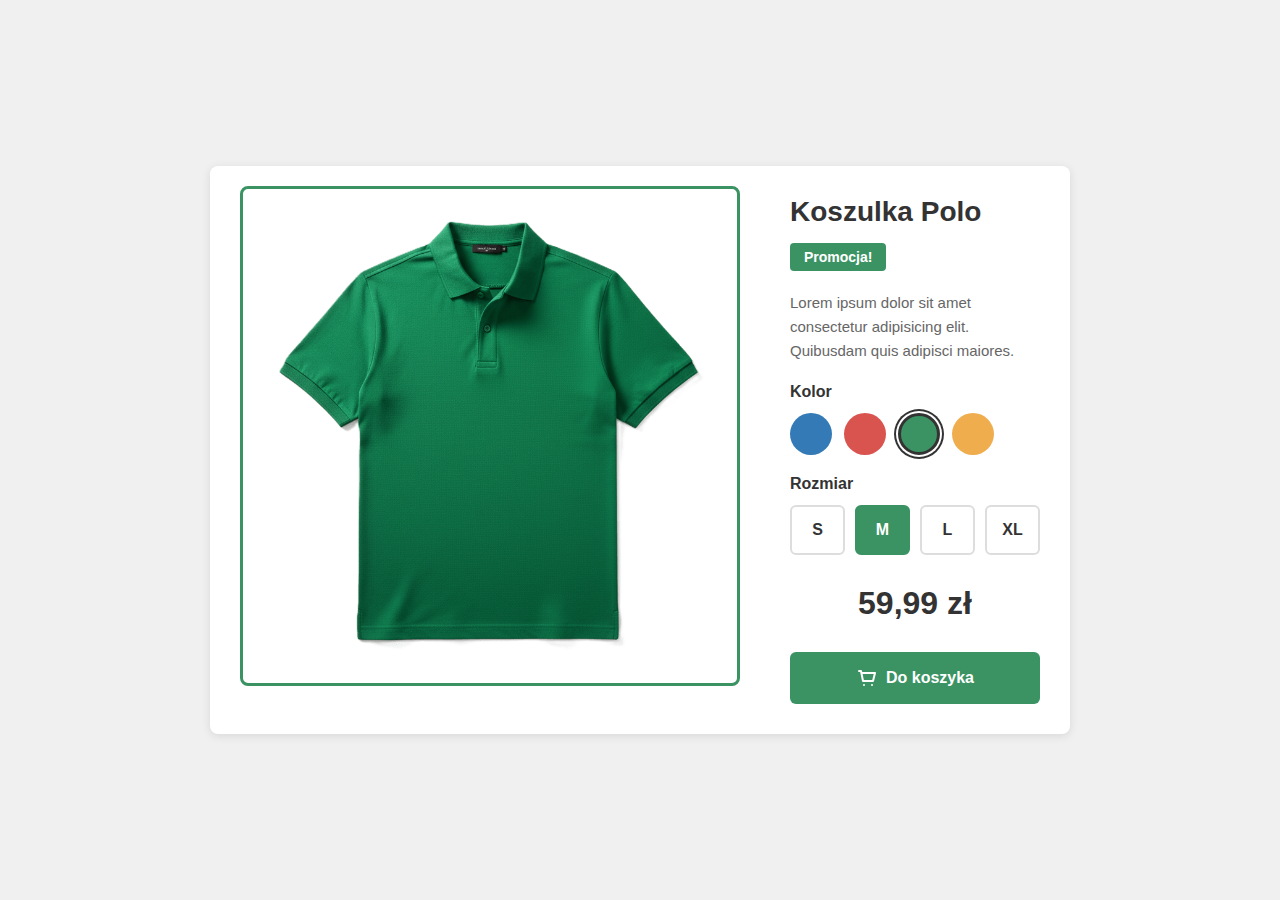
<file: lab-3/index.html>
<!DOCTYPE html>
<html lang="pl">
<head>
  <meta charset="UTF-8" />
  <meta name="viewport" content="width=device-width, initial-scale=1.0">
  <title>Koszulka Polo - Karta Produktu</title>
  <link rel="stylesheet" href="css/polo.css">
</head>
<body>
  <!-- Radio inputs muszą być na początku body dla CSS sibling selector -->
  <input type="radio" id="color-blue" name="color" value="blue">
  <input type="radio" id="color-red" name="color" value="red">
  <input type="radio" id="color-green" name="color" value="green" checked>
  <input type="radio" id="color-yellow" name="color" value="yellow">

  <div class="product-card">
    <div class="product-image">
      <div class="shirt-blue"></div>
      <div class="shirt-red"></div>
      <div class="shirt-green"></div>
      <div class="shirt-yellow"></div>
    </div>

    <div class="product-info">
      <div class="product-header">
        <h1 class="product-title">Koszulka Polo</h1>
        <span class="product-badge">Promocja!</span>
      </div>

      <p class="product-description">
        Lorem ipsum dolor sit amet consectetur adipisicing elit. Quibusdam quis adipisci maiores.
      </p>

      <div class="product-options">
        <h2 class="option-label">Kolor</h2>
        <div class="color-options">
          <label for="color-blue" class="color-option color-blue" title="Niebieski"></label>
          <label for="color-red" class="color-option color-red" title="Czerwony"></label>
          <label for="color-green" class="color-option color-green" title="Zielony"></label>
          <label for="color-yellow" class="color-option color-yellow" title="Żółty"></label>
        </div>
      </div>

      <div class="product-options">
        <h2 class="option-label">Rozmiar</h2>
        <div class="size-options">
          <input type="radio" id="size-s" name="size" value="S">
          <label for="size-s" class="size-option">S</label>

          <input type="radio" id="size-m" name="size" value="M" checked>
          <label for="size-m" class="size-option">M</label>

          <input type="radio" id="size-l" name="size" value="L">
          <label for="size-l" class="size-option">L</label>

          <input type="radio" id="size-xl" name="size" value="XL">
          <label for="size-xl" class="size-option">XL</label>
        </div>
      </div>

      <div class="product-price">59,99 zł</div>

      <button class="add-to-cart">
        <svg class="cart-icon" width="20" height="20" viewBox="0 0 20 20" fill="none">
          <path d="M3 3h2l.4 2m0 0L7 13h10l2-8H5.4z" stroke="currentColor" stroke-width="2" stroke-linecap="round" stroke-linejoin="round"/>
          <circle cx="8" cy="17" r="1" fill="currentColor"/>
          <circle cx="16" cy="17" r="1" fill="currentColor"/>
        </svg>
        Do koszyka
      </button>
    </div>
  </div>
</body>
</html>
</file>
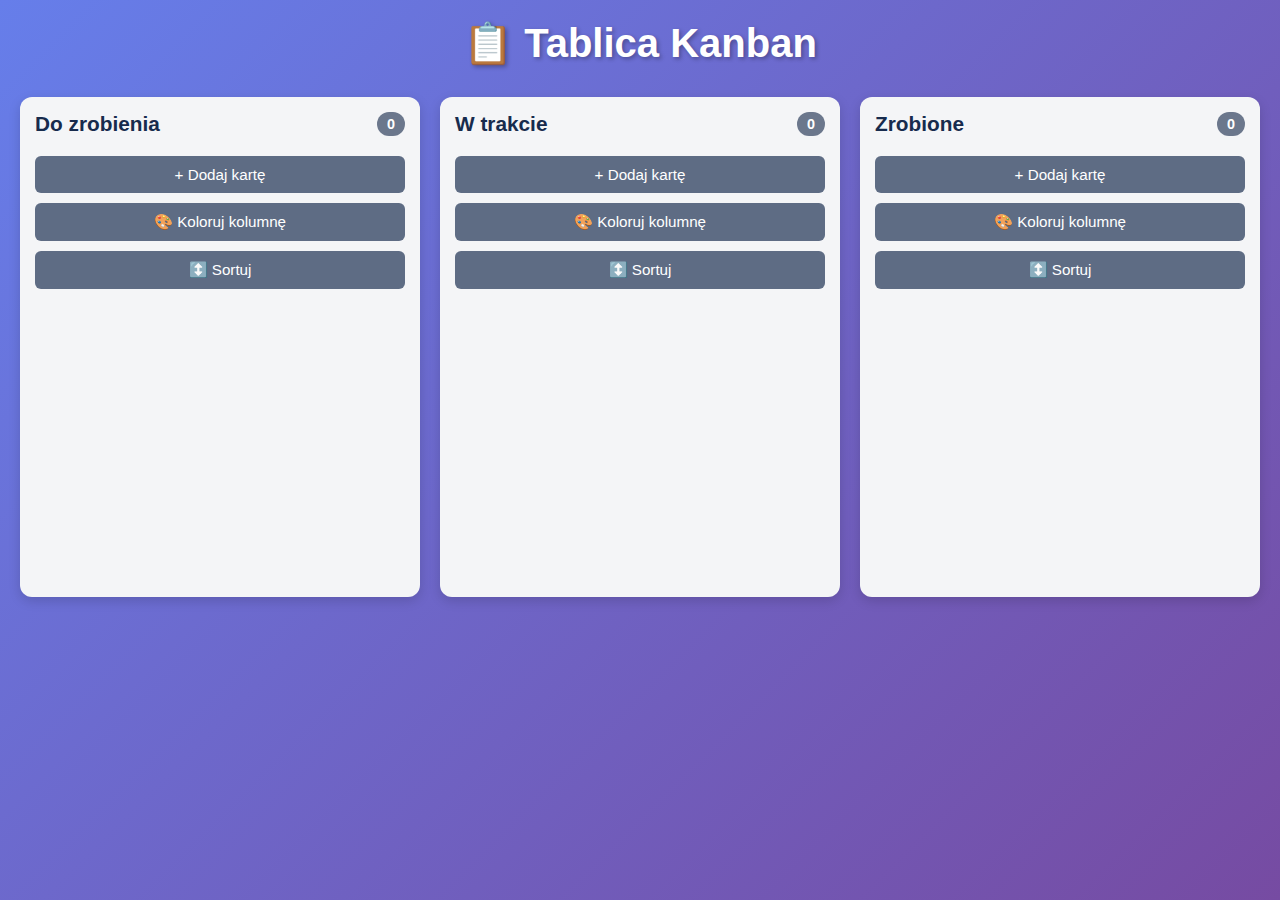
<file: lab-4/index.html>
<!DOCTYPE html>
<html lang="pl">
<head>
  <meta charset="UTF-8">
  <meta name="viewport" content="width=device-width, initial-scale=1.0">
  <title>Tablica Kanban</title>
  <link rel="stylesheet" href="./css/kanban.css">
</head>
<body>
  <header>
    <h1>📋 Tablica Kanban</h1>
  </header>

  <main id="kanban-board">
    <div class="column" data-column-id="todo">
      <div class="column-header">
        <h2>Do zrobienia</h2>
        <span class="card-count">0</span>
      </div>
      <button class="add-card-btn">+ Dodaj kartę</button>
      <button class="color-column-btn">🎨 Koloruj kolumnę</button>
      <button class="sort-btn">↕️ Sortuj</button>
      <div class="cards-container"></div>
    </div>

    <div class="column" data-column-id="inprogress">
      <div class="column-header">
        <h2>W trakcie</h2>
        <span class="card-count">0</span>
      </div>
      <button class="add-card-btn">+ Dodaj kartę</button>
      <button class="color-column-btn">🎨 Koloruj kolumnę</button>
      <button class="sort-btn">↕️ Sortuj</button>
      <div class="cards-container"></div>
    </div>

    <div class="column" data-column-id="done">
      <div class="column-header">
        <h2>Zrobione</h2>
        <span class="card-count">0</span>
      </div>
      <button class="add-card-btn">+ Dodaj kartę</button>
      <button class="color-column-btn">🎨 Koloruj kolumnę</button>
      <button class="sort-btn">↕️ Sortuj</button>
      <div class="cards-container"></div>
    </div>
  </main>

  <script src="kanban.js"></script>
</body>
</html>
</file>
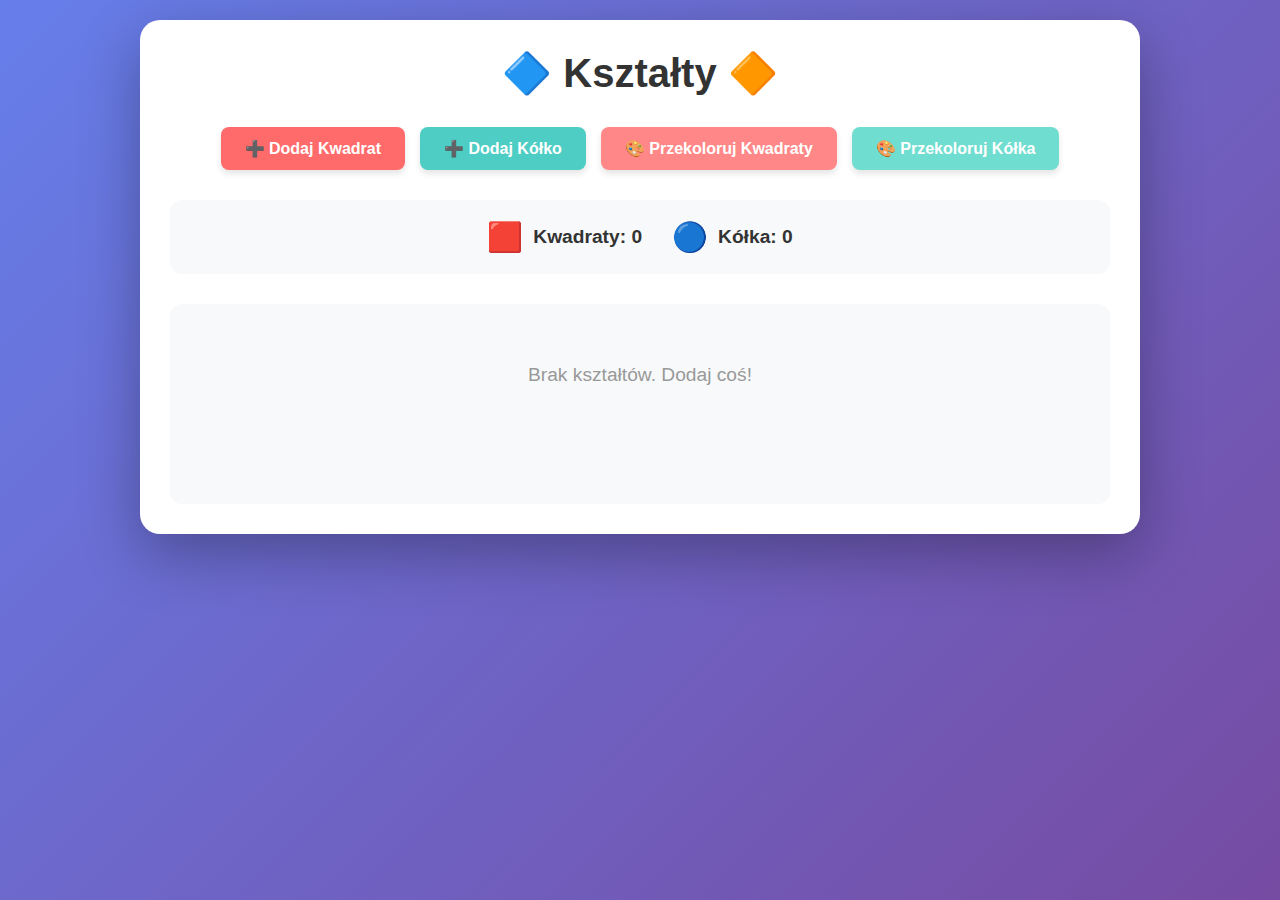
<file: lab-5/index.html>
<!DOCTYPE html>
<html lang="pl">
<head>
  <meta charset="UTF-8">
  <meta name="viewport" content="width=device-width, initial-scale=1.0">
  <title>Kształty</title>
  <link rel="stylesheet" href="style.css">
</head>
<body>
  <div class="container">
    <header>
      <h1>🔷 Kształty 🔶</h1>
    </header>

    <div class="controls">
      <button class="add-square" id="add-square">➕ Dodaj Kwadrat</button>
      <button class="add-circle" id="add-circle">➕ Dodaj Kółko</button>
      <button class="color-squares" id="color-squares">🎨 Przekoloruj Kwadraty</button>
      <button class="color-circles" id="color-circles">🎨 Przekoloruj Kółka</button>
    </div>

    <div class="counters">
      <div class="counter">
        <span class="counter-icon">🟥</span>
        <span>Kwadraty: <span id="squares-count">0</span></span>
      </div>
      <div class="counter">
        <span class="counter-icon">🔵</span>
        <span>Kółka: <span id="circles-count">0</span></span>
      </div>
    </div>

    <div class="shapes-container" id="shapes-container"></div>
  </div>

  <script type="module" src="app.js"></script>
</body>
</html>
</file>
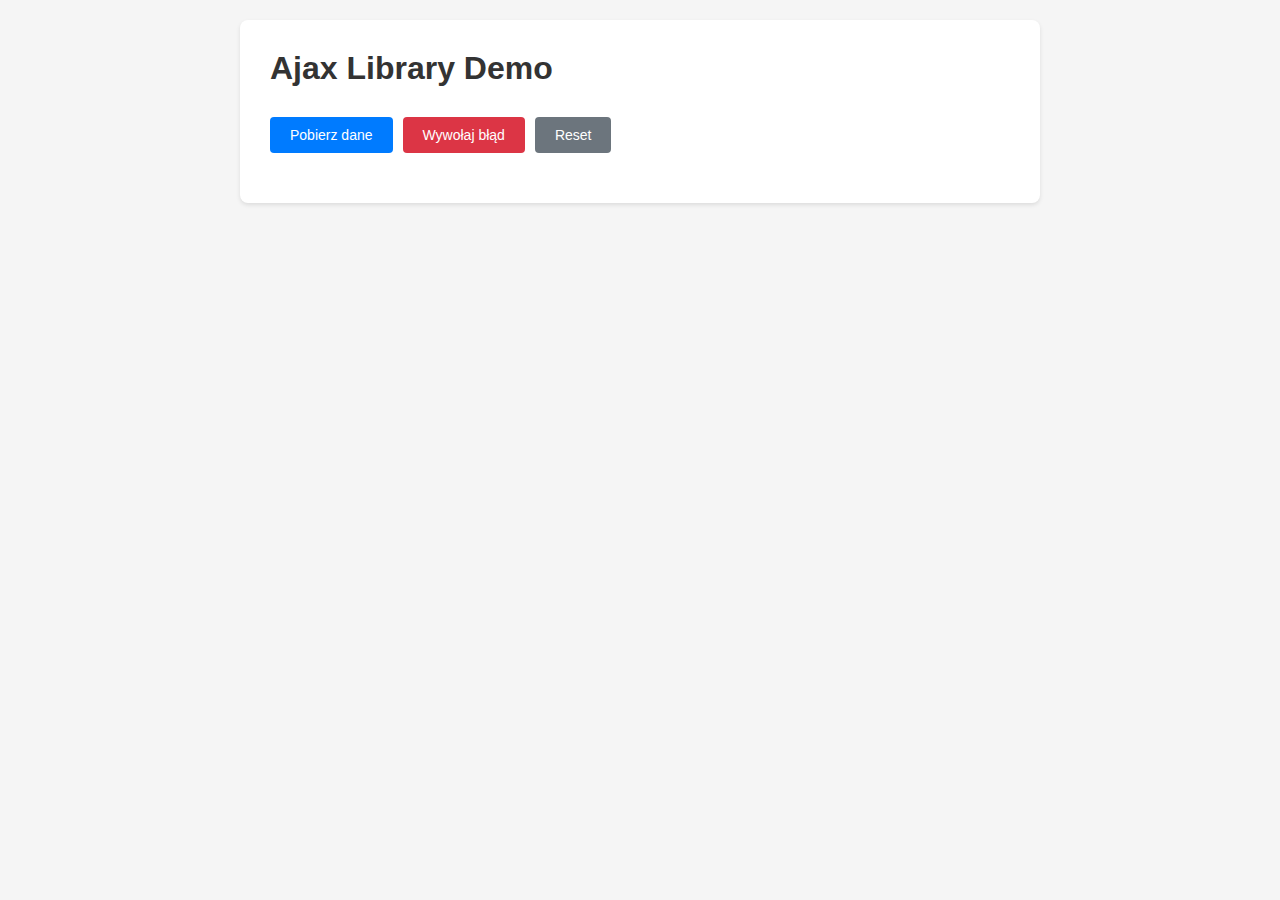
<file: lab-6/index.html>
<!DOCTYPE html>
<html lang="pl">
<head>
    <meta charset="UTF-8">
    <meta name="viewport" content="width=device-width, initial-scale=1.0">
    <title>Ajax Library Demo</title>
    <link rel="stylesheet" href="styles.css">
</head>
<body>
    <div class="container">
        <h1>Ajax Library Demo</h1>

        <div class="controls">
            <button id="fetchData">Pobierz dane</button>
            <button id="fetchError">Wywołaj błąd</button>
            <button id="reset">Reset</button>
        </div>

        <div id="error" class="error hidden"></div>

        <div id="loader" class="loader hidden">Ładowanie...</div>

        <ul id="dataList" class="data-list"></ul>
    </div>

    <script type="module" src="main.js"></script>
</body>
</html>
</file>
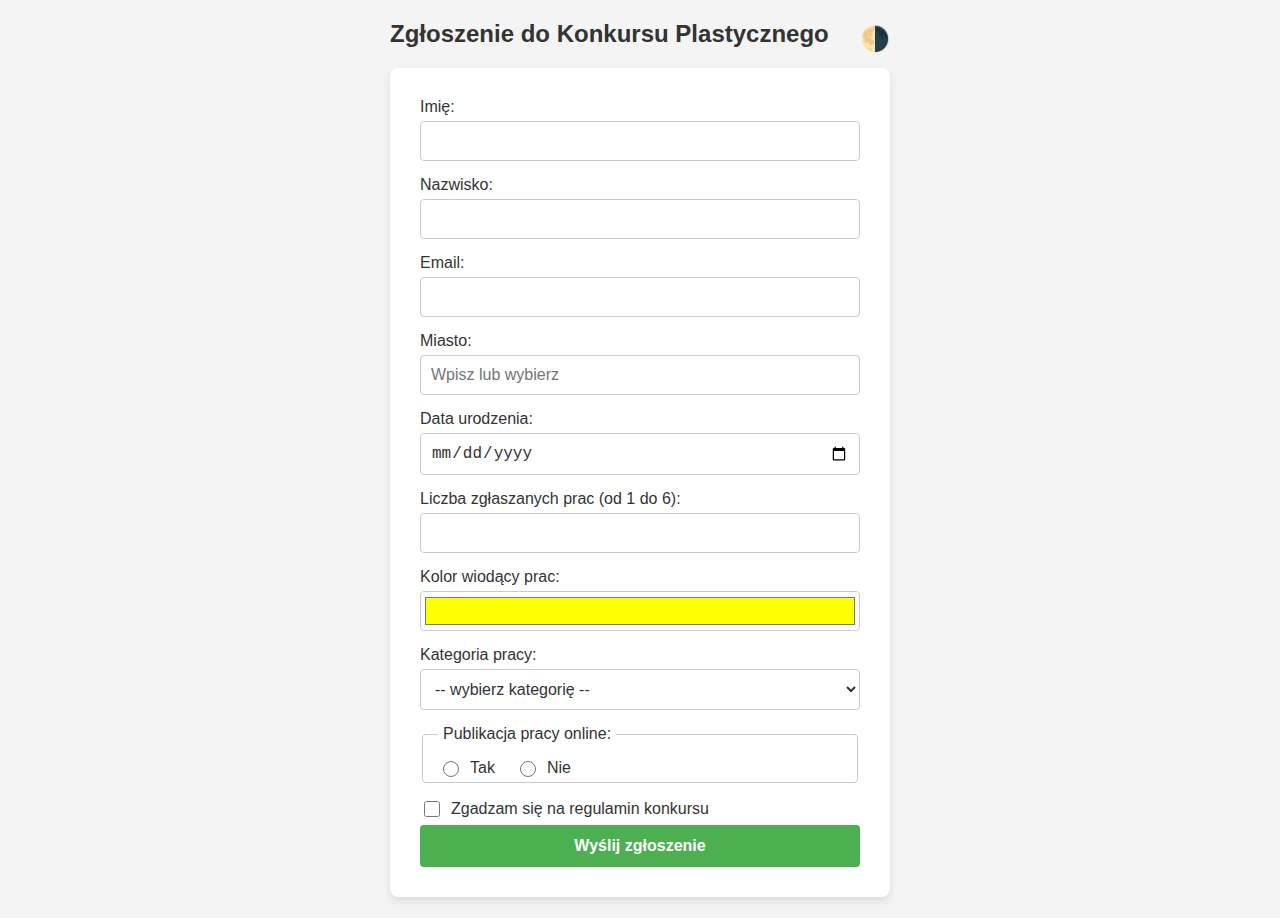
<file: lab-1/konkurs.html>
<!DOCTYPE html>
<html lang="pl">
<head>
  <meta charset="UTF-8">
  <title>Konkurs Plastyczny</title>
  <link rel="stylesheet" href="css/konkurs.css">
  <meta name="viewport" content="width=device-width, initial-scale=1.0">
</head>
<body>
  <input type="checkbox" id="theme-toggle" class="theme-toggle-checkbox">
  <div class="page-container">
    <header>
      <h1>Zgłoszenie do Konkursu Plastycznego</h1>
      <label for="theme-toggle" class="theme-switcher" title="Zmień motyw">🌗</label>
    </header>

    <main>
      <form action="https://httpbin.org/get" method="get">
        <label for="imie">Imię:</label>
        <input type="text" id="imie" name="imie" required maxlength="30">

        <label for="nazwisko">Nazwisko:</label>
        <input type="text" id="nazwisko" name="nazwisko" required maxlength="50">

        <label for="email">Email:</label>
        <input type="email" id="email" name="email" required>

        <label for="miasto">Miasto:</label>
        <input list="miasta" id="miasto" name="miasto" placeholder="Wpisz lub wybierz" required>
        <datalist id="miasta">
          <option value="Warszawa"></option>
          <option value="Kraków"></option>
          <option value="Gdańsk"></option>
          <option value="Poznań"></option>
          <option value="Wrocław"></option>
        </datalist>

        <label for="data-urodzenia">Data urodzenia:</label>
        <input type="date" id="data-urodzenia" name="data_urodzenia" required>

        <label for="liczba-prac">Liczba zgłaszanych prac (od 1 do 6):</label>
        <input type="number" id="liczba-prac" name="liczba_prac" min="1" max="6" required>

        <label for="kolor">Kolor wiodący prac:</label>
        <input type="color" id="kolor" name="kolor" value="#ffff00" required>

        <label for="kategoria">Kategoria pracy:</label>
        <select id="kategoria" name="kategoria" required>
          <option value="" disabled selected>-- wybierz kategorię --</option>
          <option value="rysunek">Rysunek</option>
          <option value="malarstwo">Malarstwo</option>
          <option value="grafika">Grafika cyfrowa</option>
        </select>

        <fieldset>
          <legend>Publikacja pracy online:</legend>
          <label class="radio-label"><input type="radio" name="publikacja" value="tak" required> Tak</label>
          <label class="radio-label"><input type="radio" name="publikacja" value="nie"> Nie</label>
        </fieldset>

        <label class="checkbox-label">
          <input type="checkbox" name="zgoda" required> Zgadzam się na regulamin konkursu
        </label>

        <input type="submit" value="Wyślij zgłoszenie">
      </form>
    </main>
  </div>
</body>
</html>
</file>
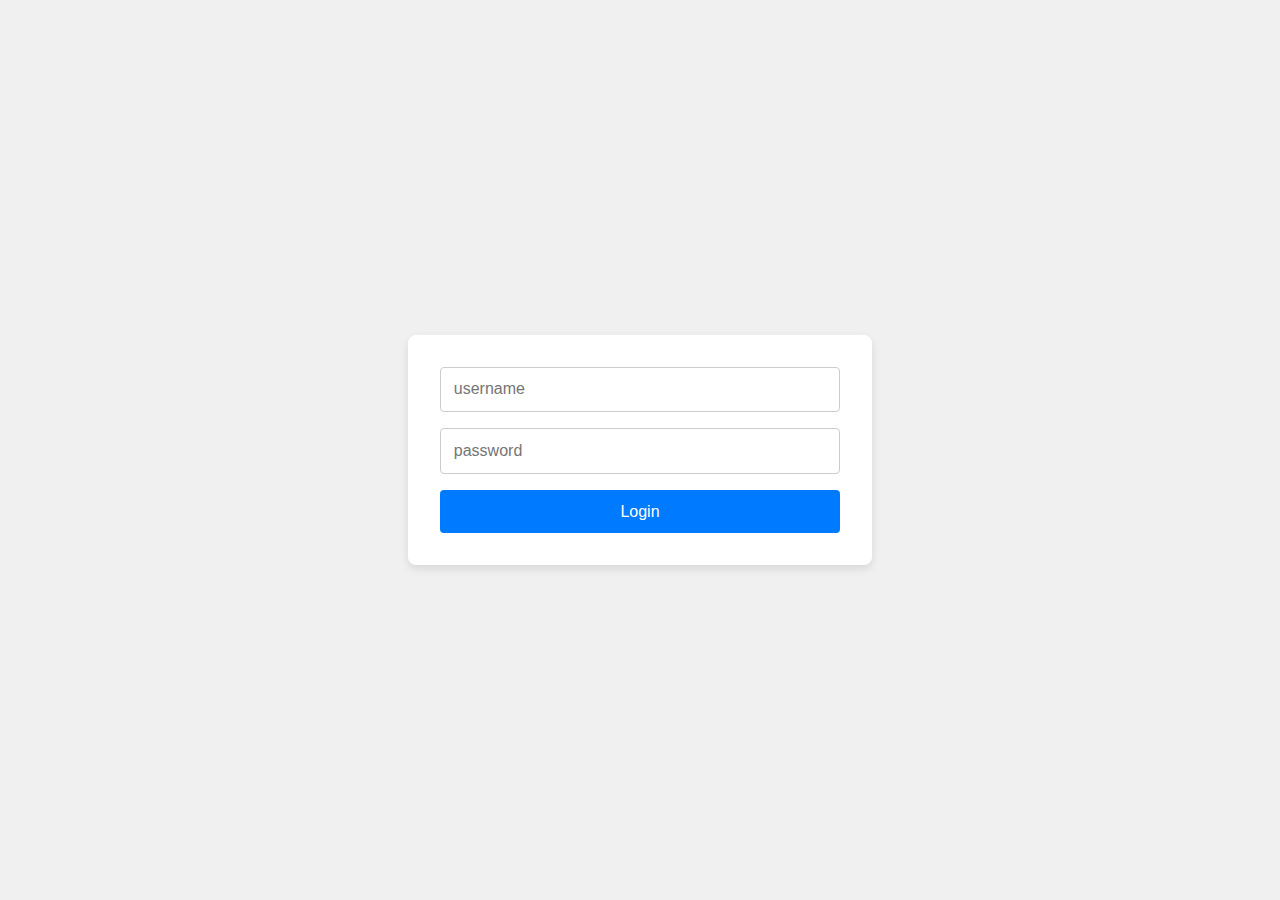
<file: lab-1/login.html>
<!doctype html>
<html lang="en">
<head>
  <meta charset="UTF-8">
  <meta name="viewport" content="width=device-width, initial-scale=1">
  <title>Document</title>
  <link rel="stylesheet" href="css/main.css">
</head>
<body>
  <form action="https://httpbin.org/post" method="post">
    <input type="text" name="username" placeholder="username">
    <input type="password" name="password" placeholder="password">
    <input type="submit" value="Login">
  </form>
</body>
</html>
</file>
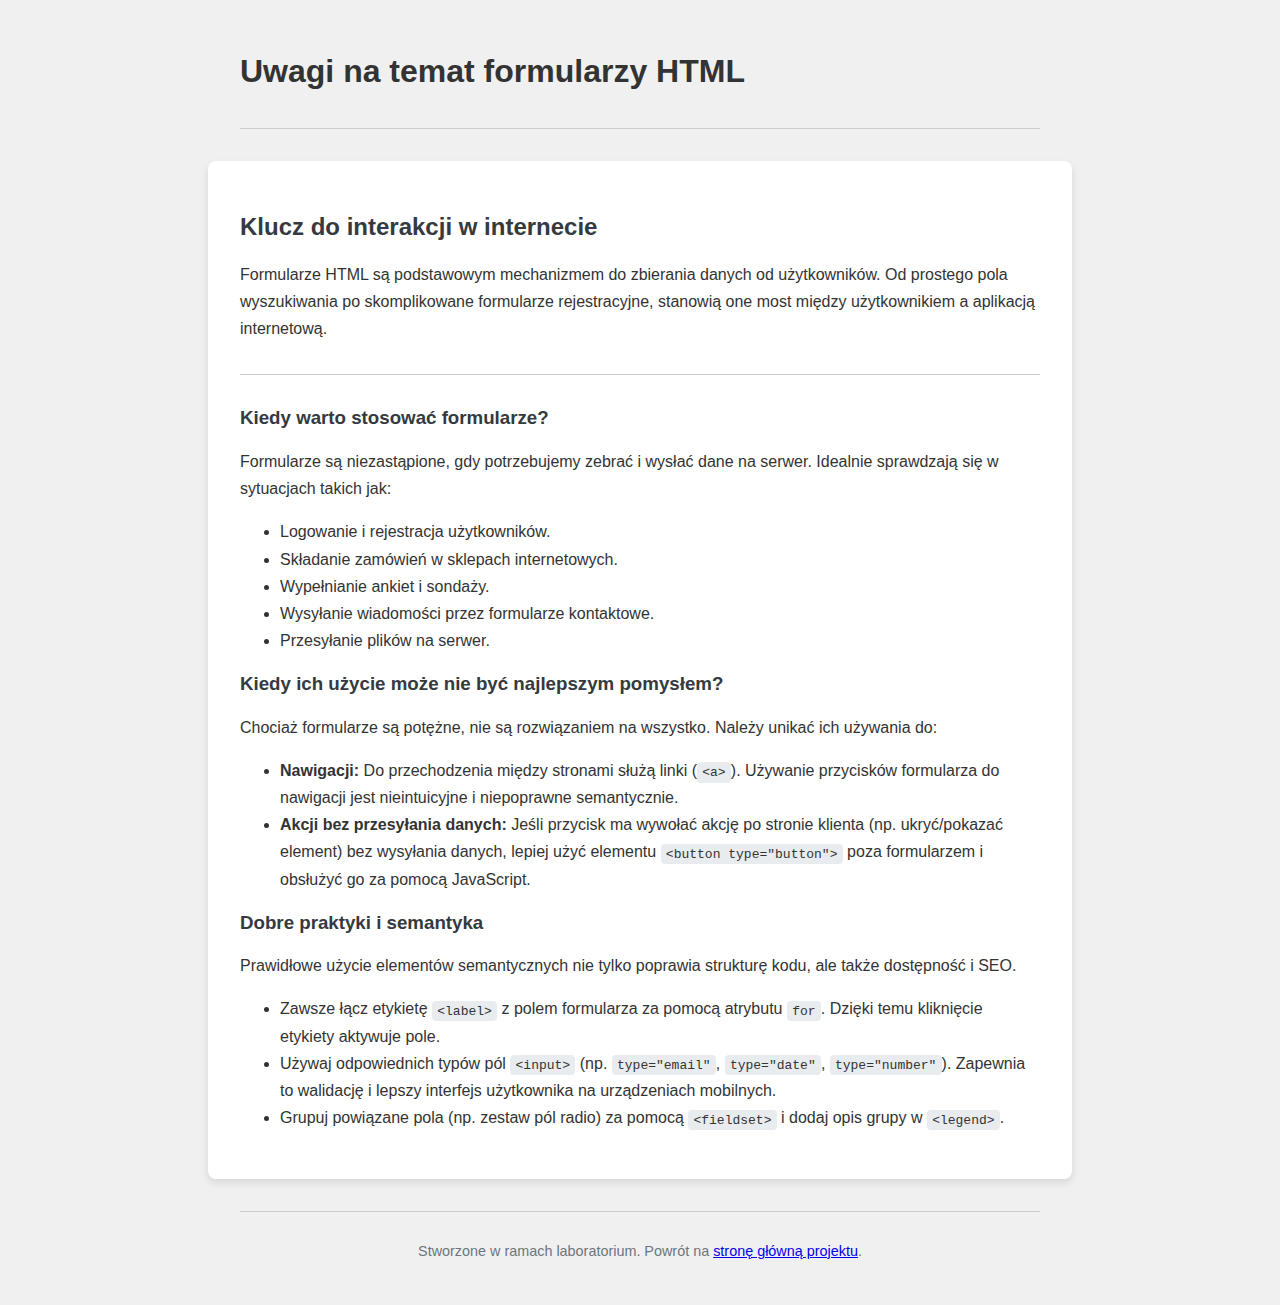
<file: lab-1/uwagi.html>
<!DOCTYPE html>
<html lang="pl">
<head>
  <meta charset="UTF-8">
  <title>Uwagi o formularzach HTML</title>
  <link rel="stylesheet" href="css/main.css">
  <meta name="viewport" content="width=device-width, initial-scale=1.0">
</head>
<body>
  <header>
    <h1>Uwagi na temat formularzy HTML</h1>
  </header>
  <main>
    <article>
      <header>
        <h2>Klucz do interakcji w internecie</h2>
        <p>Formularze HTML są podstawowym mechanizmem do zbierania danych od użytkowników. Od prostego pola wyszukiwania po skomplikowane formularze rejestracyjne, stanowią one most między użytkownikiem a aplikacją internetową.</p>
      </header>

      <section>
        <h3>Kiedy warto stosować formularze?</h3>
        <p>Formularze są niezastąpione, gdy potrzebujemy zebrać i wysłać dane na serwer. Idealnie sprawdzają się w sytuacjach takich jak:</p>
        <ul>
          <li>Logowanie i rejestracja użytkowników.</li>
          <li>Składanie zamówień w sklepach internetowych.</li>
          <li>Wypełnianie ankiet i sondaży.</li>
          <li>Wysyłanie wiadomości przez formularze kontaktowe.</li>
          <li>Przesyłanie plików na serwer.</li>
        </ul>
      </section>

      <section>
        <h3>Kiedy ich użycie może nie być najlepszym pomysłem?</h3>
        <p>Chociaż formularze są potężne, nie są rozwiązaniem na wszystko. Należy unikać ich używania do:</p>
        <ul>
          <li><strong>Nawigacji:</strong> Do przechodzenia między stronami służą linki (<code>&lt;a&gt;</code>). Używanie przycisków formularza do nawigacji jest nieintuicyjne i niepoprawne semantycznie.</li>
          <li><strong>Akcji bez przesyłania danych:</strong> Jeśli przycisk ma wywołać akcję po stronie klienta (np. ukryć/pokazać element) bez wysyłania danych, lepiej użyć elementu <code>&lt;button type="button"&gt;</code> poza formularzem i obsłużyć go za pomocą JavaScript.</li>
        </ul>
      </section>

      <section>
        <h3>Dobre praktyki i semantyka</h3>
        <p>Prawidłowe użycie elementów semantycznych nie tylko poprawia strukturę kodu, ale także dostępność i SEO.</p>
        <ul>
          <li>Zawsze łącz etykietę <code>&lt;label&gt;</code> z polem formularza za pomocą atrybutu <code>for</code>. Dzięki temu kliknięcie etykiety aktywuje pole.</li>
          <li>Używaj odpowiednich typów pól <code>&lt;input&gt;</code> (np. <code>type="email"</code>, <code>type="date"</code>, <code>type="number"</code>). Zapewnia to walidację i lepszy interfejs użytkownika na urządzeniach mobilnych.</li>
          <li>Grupuj powiązane pola (np. zestaw pól radio) za pomocą <code>&lt;fieldset&gt;</code> i dodaj opis grupy w <code>&lt;legend&gt;</code>.</li>
        </ul>

      </section>
    </article>
  </main>

  <footer>
    <p>Stworzone w ramach laboratorium. Powrót na <a href="..">stronę główną projektu</a>.</p>
  </footer>
</body>
</html>
</file>
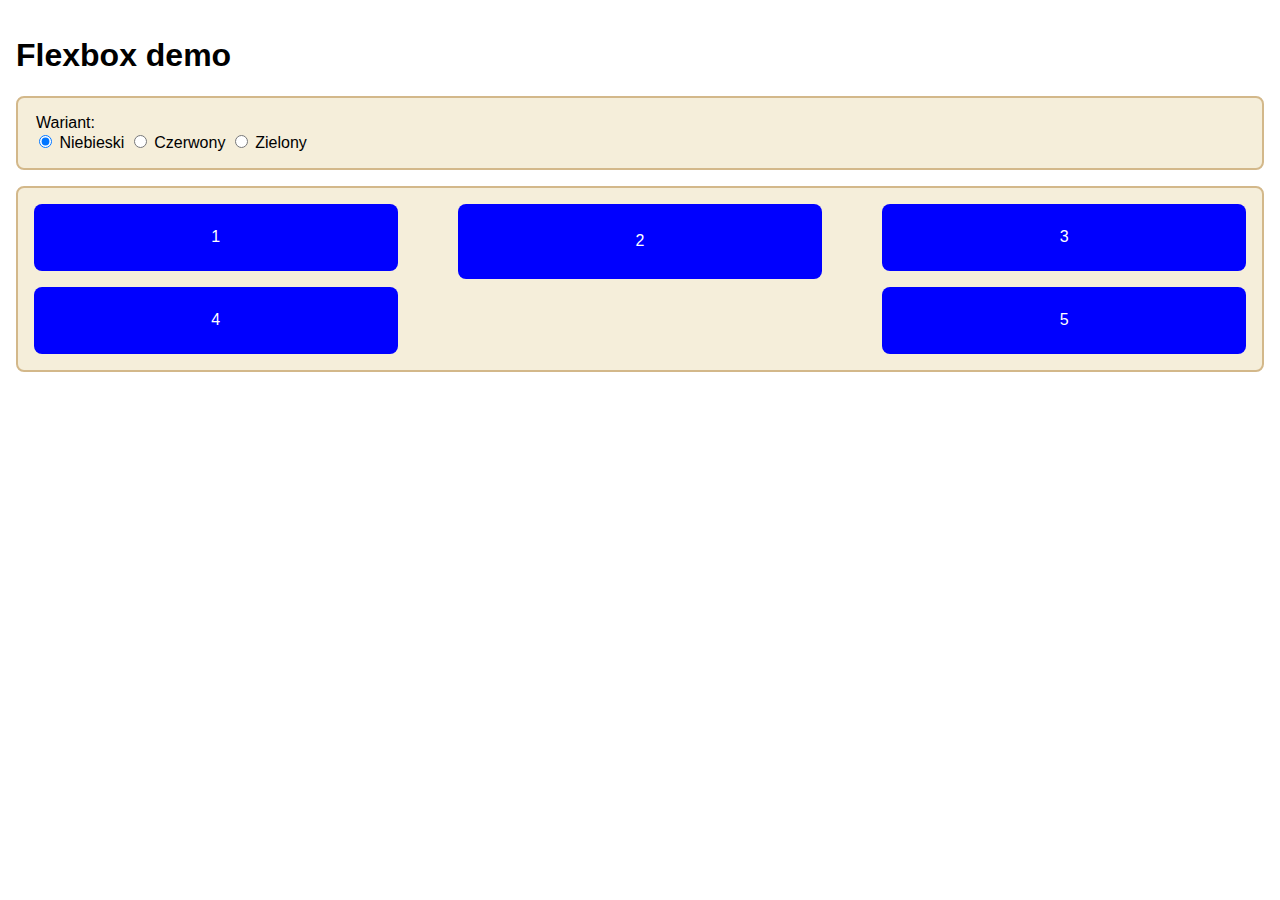
<file: lab-2/flex.html>
<!DOCTYPE html>
<html lang="pl">
<head>
  <meta charset="UTF-8" />
  <meta
          name="viewport"
          content="width=device-width, initial-scale=1.0"
  >
  <title>Flexbox Demo</title>
  <link rel="stylesheet" href="css/flex.css" />
</head>
<body>
  <h1>Flexbox demo</h1>
  <header>
    <fieldset class="theme-picker">
      <legend>Wariant:</legend>
      <label>
        <input type="radio" name="version" value="blue" checked />
        Niebieski
      </label>
      <label
      ><input type="radio" name="version" value="red" />
        Czerwony
      </label>
      <label>
        <input type="radio" name="version" value="green" />
        Zielony
      </label>
    </fieldset>
  </header>
  <div class="container">
    <div class="item">1</div>
    <div class="item">2</div>
    <div class="item">3</div>
    <div class="item">4</div>
    <div class="item">5</div>
  </div>
</body>
</html>
</file>
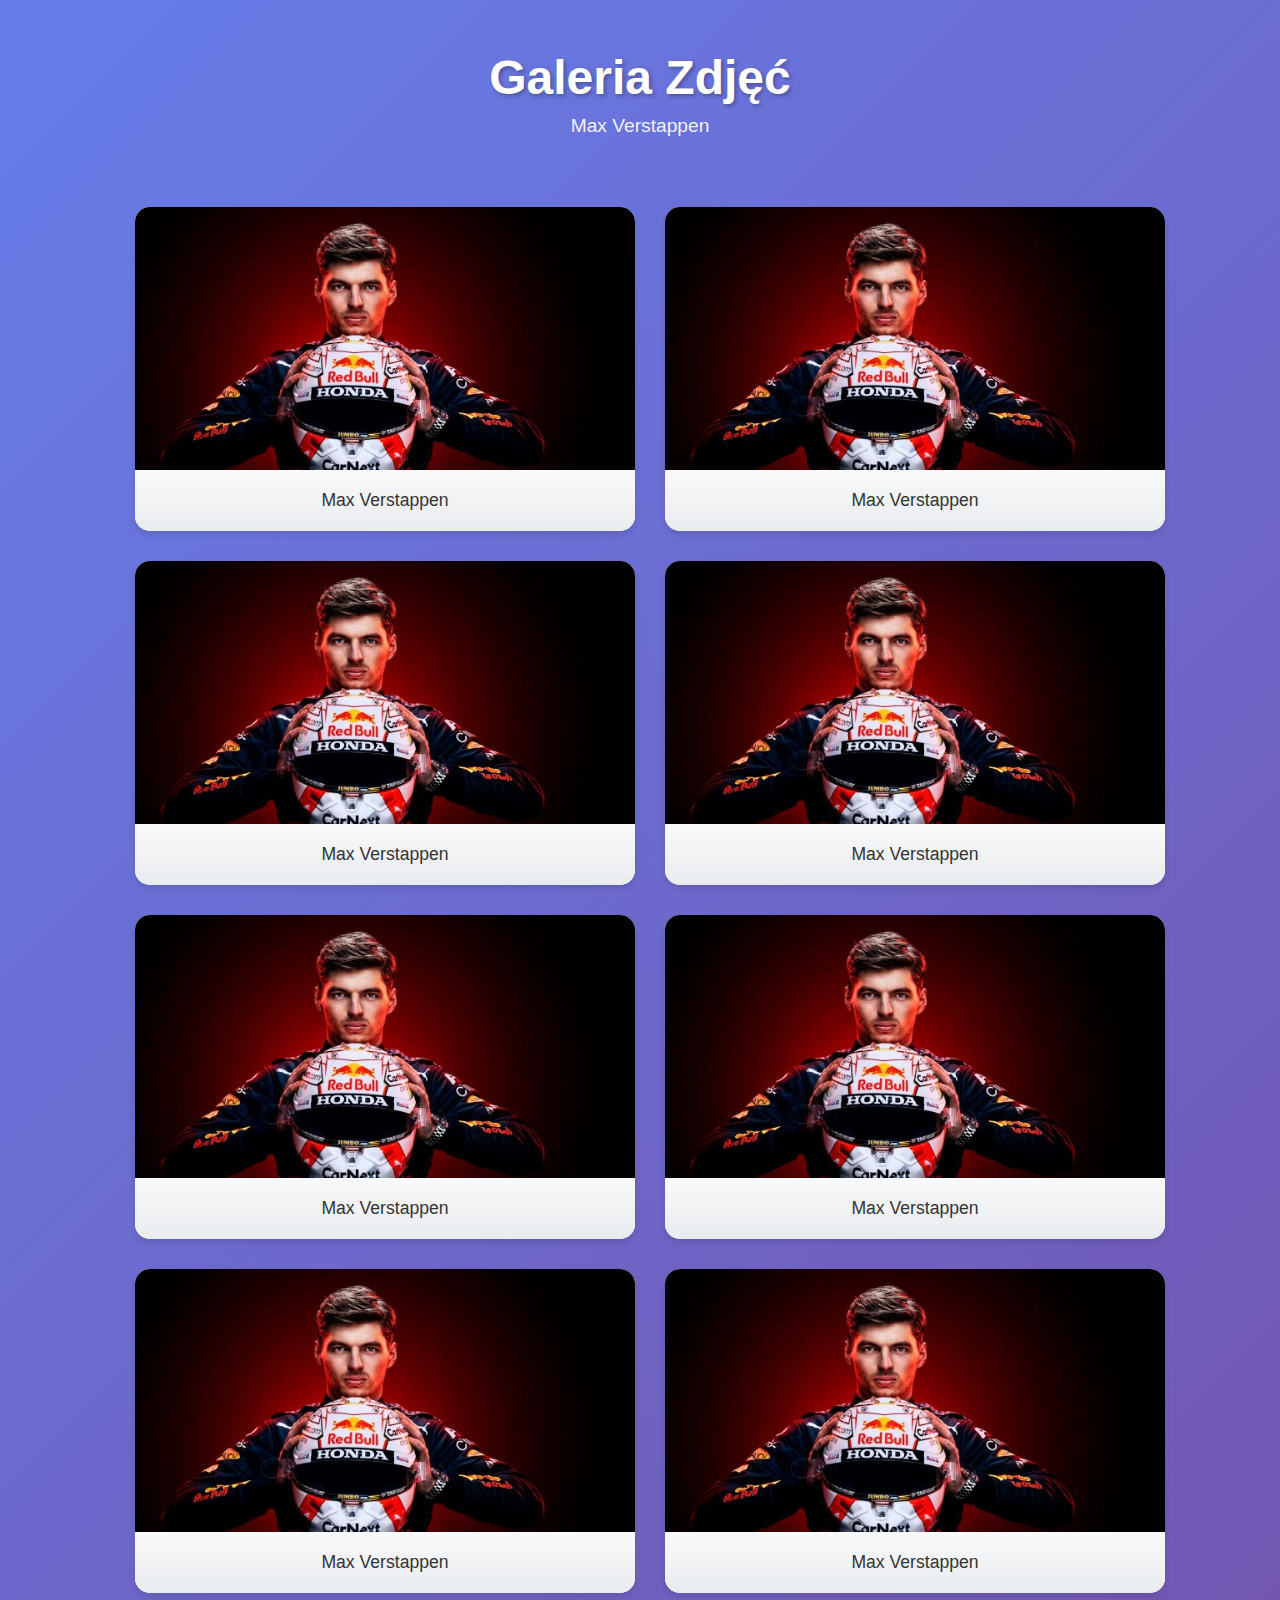
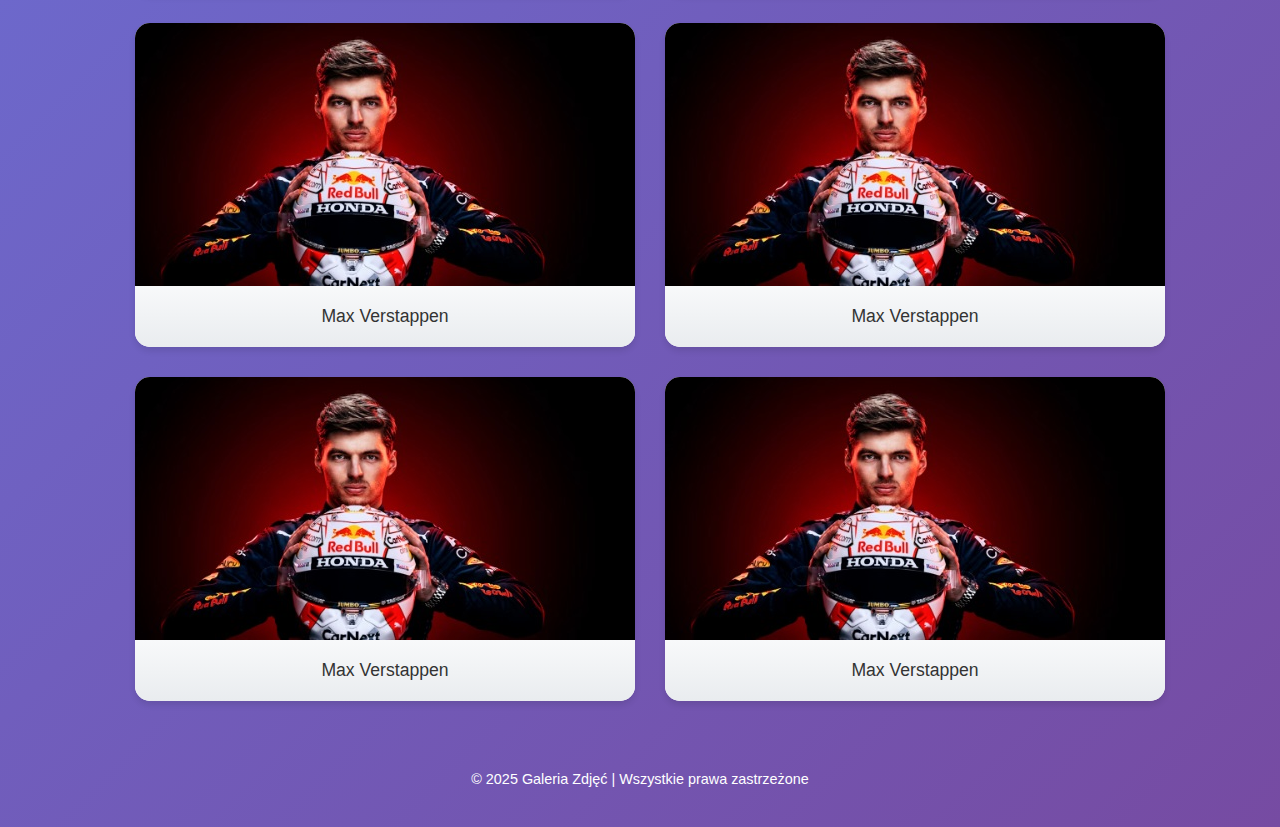
<file: lab-2/galeria.html>
<!DOCTYPE html>
<html lang="pl">
<head>
  <meta charset="UTF-8"/>
  <meta name="viewport" content="width=device-width, initial-scale=1.0">
  <title>Galeria Zdjęć</title>
  <link rel="stylesheet" href="css/galeria.css"/>
</head>
<body>
  <header>
    <h1>Galeria Zdjęć</h1>
    <p>Max Verstappen</p>
  </header>

  <main class="gallery">
    <figure>
      <picture>
        <source media="(min-width: 1600px)" srcset="./pics/image_1000.jpg">
        <source media="(min-width: 1200px)" srcset="./pics/image_500.jpg">
        <source media="(min-width: 800px)" srcset="./pics/image_1000.jpg">
        <img src="./pics/image_500.jpg" alt="Max Verstappen">
      </picture>
      <figcaption>Max Verstappen</figcaption>
    </figure>
    <figure>
      <picture>
        <source media="(min-width: 1600px)" srcset="./pics/image_1000.jpg">
        <source media="(min-width: 1200px)" srcset="./pics/image_500.jpg">
        <source media="(min-width: 800px)" srcset="./pics/image_1000.jpg">
        <img src="./pics/image_500.jpg" alt="Max Verstappen">
      </picture>
      <figcaption>Max Verstappen</figcaption>
    </figure>
    <figure>
      <picture>
        <source media="(min-width: 1600px)" srcset="./pics/image_1000.jpg">
        <source media="(min-width: 1200px)" srcset="./pics/image_500.jpg">
        <source media="(min-width: 800px)" srcset="./pics/image_1000.jpg">
        <img src="./pics/image_500.jpg" alt="Max Verstappen">
      </picture>
      <figcaption>Max Verstappen</figcaption>
    </figure>
    <figure>
      <picture>
        <source media="(min-width: 1600px)" srcset="./pics/image_1000.jpg">
        <source media="(min-width: 1200px)" srcset="./pics/image_500.jpg">
        <source media="(min-width: 800px)" srcset="./pics/image_1000.jpg">
        <img src="./pics/image_500.jpg" alt="Max Verstappen">
      </picture>
      <figcaption>Max Verstappen</figcaption>
    </figure>
    <figure>
      <picture>
        <source media="(min-width: 1600px)" srcset="./pics/image_1000.jpg">
        <source media="(min-width: 1200px)" srcset="./pics/image_500.jpg">
        <source media="(min-width: 800px)" srcset="./pics/image_1000.jpg">
        <img src="./pics/image_500.jpg" alt="Max Verstappen">
      </picture>
      <figcaption>Max Verstappen</figcaption>
    </figure>
    <figure>
      <picture>
        <source media="(min-width: 1600px)" srcset="./pics/image_1000.jpg">
        <source media="(min-width: 1200px)" srcset="./pics/image_500.jpg">
        <source media="(min-width: 800px)" srcset="./pics/image_1000.jpg">
        <img src="./pics/image_500.jpg" alt="Max Verstappen">
      </picture>
      <figcaption>Max Verstappen</figcaption>
    </figure>
    <figure>
      <picture>
        <source media="(min-width: 1600px)" srcset="./pics/image_1000.jpg">
        <source media="(min-width: 1200px)" srcset="./pics/image_500.jpg">
        <source media="(min-width: 800px)" srcset="./pics/image_1000.jpg">
        <img src="./pics/image_500.jpg" alt="Max Verstappen">
      </picture>
      <figcaption>Max Verstappen</figcaption>
    </figure>
    <figure>
      <picture>
        <source media="(min-width: 1600px)" srcset="./pics/image_1000.jpg">
        <source media="(min-width: 1200px)" srcset="./pics/image_500.jpg">
        <source media="(min-width: 800px)" srcset="./pics/image_1000.jpg">
        <img src="./pics/image_500.jpg" alt="Max Verstappen">
      </picture>
      <figcaption>Max Verstappen</figcaption>
    </figure>
    <figure>
      <picture>
        <source media="(min-width: 1600px)" srcset="./pics/image_1000.jpg">
        <source media="(min-width: 1200px)" srcset="./pics/image_500.jpg">
        <source media="(min-width: 800px)" srcset="./pics/image_1000.jpg">
        <img src="./pics/image_500.jpg" alt="Max Verstappen">
      </picture>
      <figcaption>Max Verstappen</figcaption>
    </figure>
    <figure>
      <picture>
        <source media="(min-width: 1600px)" srcset="./pics/image_1000.jpg">
        <source media="(min-width: 1200px)" srcset="./pics/image_500.jpg">
        <source media="(min-width: 800px)" srcset="./pics/image_1000.jpg">
        <img src="./pics/image_500.jpg" alt="Max Verstappen">
      </picture>
      <figcaption>Max Verstappen</figcaption>
    </figure>
    <figure>
      <picture>
        <source media="(min-width: 1600px)" srcset="./pics/image_1000.jpg">
        <source media="(min-width: 1200px)" srcset="./pics/image_500.jpg">
        <source media="(min-width: 800px)" srcset="./pics/image_1000.jpg">
        <img src="./pics/image_500.jpg" alt="Max Verstappen">
      </picture>
      <figcaption>Max Verstappen</figcaption>
    </figure>
    <figure>
      <picture>
        <source media="(min-width: 1600px)" srcset="./pics/image_1000.jpg">
        <source media="(min-width: 1200px)" srcset="./pics/image_500.jpg">
        <source media="(min-width: 800px)" srcset="./pics/image_1000.jpg">
        <img src="./pics/image_500.jpg" alt="Max Verstappen">
      </picture>
      <figcaption>Max Verstappen</figcaption>
    </figure>
  </main>

  <footer>
    <p>&copy; 2025 Galeria Zdjęć | Wszystkie prawa zastrzeżone</p>
  </footer>
</body>
</html>
</file>
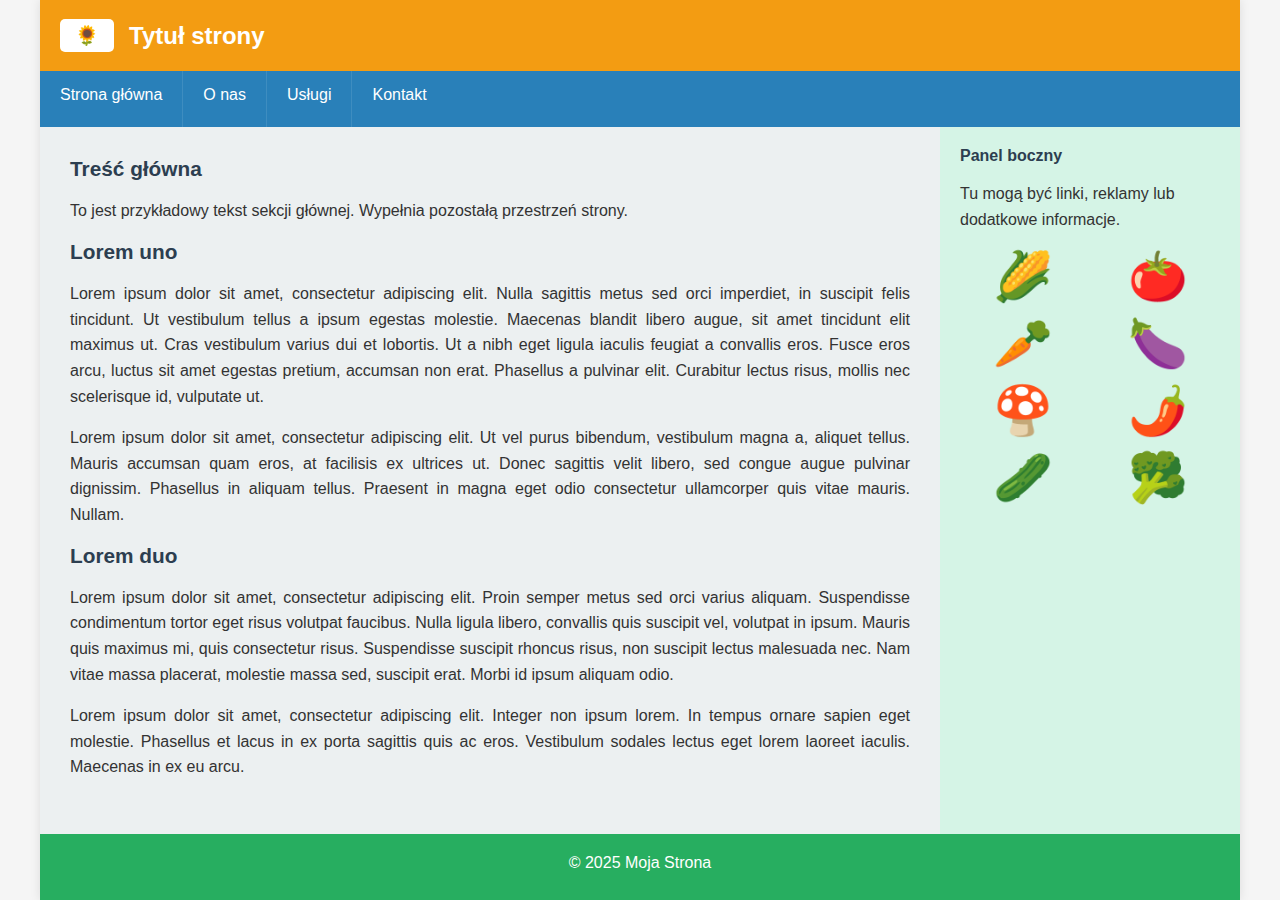
<file: lab-2/grid.html>
<!DOCTYPE html>
<html lang="pl">
<head>
  <meta charset="UTF-8"/>
  <meta
          name="viewport"
          content="width=device-width, initial-scale=1.0"
  >
  <title>Grid Layout Demo</title>
  <link rel="stylesheet" href="css/grid.css"/>
</head>
<body>
  <div class="container">
    <header>
      <div class="logo">🌻</div>
      <h1>Tytuł strony</h1>
    </header>
    <nav>
      <a href="#">Strona główna</a>
      <a href="#">O nas</a>
      <a href="#">Usługi</a>
      <a href="#">Kontakt</a>
    </nav>
    <main>
      <h2>Treść główna</h2>
      <p>
        To jest przykładowy tekst sekcji głównej. Wypełnia pozostałą
        przestrzeń strony.
      </p>
      <h2>Lorem uno</h2>
      <p>
        Lorem ipsum dolor sit amet, consectetur adipiscing elit. Nulla sagittis metus sed orci imperdiet, in suscipit
        felis tincidunt. Ut vestibulum tellus a ipsum egestas molestie. Maecenas blandit libero augue, sit amet
        tincidunt elit maximus ut. Cras vestibulum varius dui et lobortis. Ut a nibh eget ligula iaculis feugiat a
        convallis eros. Fusce eros arcu, luctus sit amet egestas pretium, accumsan non erat. Phasellus a pulvinar elit.
        Curabitur lectus risus, mollis nec scelerisque id, vulputate ut.
      </p>
      <p>
        Lorem ipsum dolor sit amet, consectetur adipiscing elit. Ut vel purus bibendum, vestibulum magna a, aliquet
        tellus. Mauris accumsan quam eros, at facilisis ex ultrices ut. Donec sagittis velit libero, sed congue augue
        pulvinar dignissim. Phasellus in aliquam tellus. Praesent in magna eget odio consectetur ullamcorper quis vitae
        mauris. Nullam.
      </p>
      <h2>Lorem duo</h2>
      <p>
        Lorem ipsum dolor sit amet, consectetur adipiscing elit. Proin semper metus sed orci varius aliquam. Suspendisse
        condimentum tortor eget risus volutpat faucibus. Nulla ligula libero, convallis quis suscipit vel, volutpat in
        ipsum. Mauris quis maximus mi, quis consectetur risus. Suspendisse suscipit rhoncus risus, non suscipit lectus
        malesuada nec. Nam vitae massa placerat, molestie massa sed, suscipit erat. Morbi id ipsum aliquam odio.
      </p>
      <p>
        Lorem ipsum dolor sit amet, consectetur adipiscing elit. Integer non ipsum lorem. In tempus ornare sapien eget
        molestie. Phasellus et lacus in ex porta sagittis quis ac eros. Vestibulum sodales lectus eget lorem laoreet
        iaculis. Maecenas in ex eu arcu.
      </p>
    </main>
    <aside>
      <h3>Panel boczny</h3>
      <p>Tu mogą być linki, reklamy lub dodatkowe informacje.</p>
      <div>
        <span>🌽</span><span>🍅</span>
        <span>🥕</span><span>🍆</span>
        <span>🍄</span><span>🌶️</span>
        <span>🥒</span><span>🥦</span>
      </div>
    </aside>
    <footer>
      <p>&copy; 2025 Moja Strona</p>
    </footer>
  </div>
</body>
</html>
</file>
<file: lab-3/css/polo.css>
body {
    --primary-color: #3b9363;
    --primary-dark: #2d7049;
    --border-color: #3b9363;
    --badge-bg: #3b9363;
    --image-border: #3b9363;
}

#color-blue:checked ~ .product-card {
    --primary-color: #337ab7;
    --primary-dark: #286090;
    --border-color: #337ab7;
    --badge-bg: #337ab7;
    --image-border: #337ab7;
}

#color-red:checked ~ .product-card {
    --primary-color: #d9534f;
    --primary-dark: #c9302c;
    --border-color: #d9534f;
    --badge-bg: #d9534f;
    --image-border: #d9534f;
}

#color-green:checked ~ .product-card {
    --primary-color: #3b9363;
    --primary-dark: #2d7049;
    --border-color: #3b9363;
    --badge-bg: #3b9363;
    --image-border: #3b9363;
}

#color-yellow:checked ~ .product-card {
    --primary-color: #f0ad4e;
    --primary-dark: #ec971f;
    --border-color: #f0ad4e;
    --badge-bg: #f0ad4e;
    --image-border: #f0ad4e;
}

* {
    margin: 0;
    padding: 0;
    box-sizing: border-box;
}

body {
    font-family: 'Segoe UI', Tahoma, Geneva, Verdana, sans-serif;
    background: #f0f0f0;
    padding: clamp(10px, 2vw, 20px);
    min-height: 100vh;
    display: flex;
    justify-content: center;
    align-items: center;
}

body > input[type="radio"] {
    position: absolute;
    opacity: 0;
    pointer-events: none;
}

.product-card {
    background: white;
    border-radius: 8px;
    overflow: hidden;
    box-shadow: 0 2px 10px rgba(0, 0, 0, 0.1);
    max-width: min(860px, 100%);
    width: 100%;
    display: flex;
    flex-wrap: wrap;
    container-type: inline-size;
}

.product-image {
    width: clamp(280px, calc(100% - 40px), 500px);
    height: clamp(280px, calc(100vw - 60px), 500px);
    aspect-ratio: 1 / 1;
    flex-shrink: 0;
    border: 3px solid var(--image-border);
    border-radius: 8px;
    margin: 20px;
    overflow: hidden;
    background: white;
    position: relative;
}

@container (min-width: 750px) {
    .product-image {
        margin-left: 30px;
    }
}

.product-image > div {
    position: absolute;
    top: 0;
    left: 0;
    width: 100%;
    height: 100%;
    opacity: 0;
    transition: opacity 0.3s ease;
    background-size: contain;
    background-position: center;
    background-repeat: no-repeat;
}

.shirt-blue {
    background-image: url("../img/polo_b.png");
}

.shirt-red {
    background-image: url("../img/polo_r.png");
}

.shirt-green {
    background-image: url("../img/polo_g.png");
}

.shirt-yellow {
    background-image: url("../img/polo_y.png");
}

#color-blue:checked ~ .product-card .shirt-blue {
    opacity: 1;
}

#color-red:checked ~ .product-card .shirt-red {
    opacity: 1;
}

#color-green:checked ~ .product-card .shirt-green {
    opacity: 1;
}

#color-yellow:checked ~ .product-card .shirt-yellow {
    opacity: 1;
}

.product-info {
    width: clamp(280px, 100%, 300px);
    flex: 1;
    min-width: min(280px, 100%);
    padding: clamp(20px, 3vw, 30px);
    display: flex;
    flex-direction: column;
    gap: 20px;
}

.product-header {
    display: flex;
    align-items: center;
    gap: 15px;
    flex-wrap: wrap;
}

.product-title {
    font-size: clamp(24px, 4vw, 28px);
    color: #333;
    font-weight: 700;
}

.product-badge {
    background: var(--badge-bg);
    color: white;
    padding: 6px 14px;
    border-radius: 4px;
    font-size: 14px;
    font-weight: 600;
}

.product-description {
    color: #666;
    line-height: 1.6;
    font-size: 15px;
}

.product-options {
    display: flex;
    flex-direction: column;
    gap: 12px;
}

.option-label {
    font-size: 16px;
    font-weight: 600;
    color: #333;
}

.size-options input[type="radio"] {
    display: none;
}

.color-options {
    display: flex;
    gap: 12px;
    flex-wrap: wrap;
}

.color-option {
    width: clamp(38px, 6vw, 42px);
    height: clamp(38px, 6vw, 42px);
    border-radius: 50%;
    cursor: pointer;
    border: 3px solid transparent;
    transition: all 0.3s ease;
    position: relative;
}

.color-option:hover {
    transform: scale(1.1);
}

.color-blue {
    background: #337ab7;
}

.color-red {
    background: #d9534f;
}

.color-green {
    background: #3b9363;
}

.color-yellow {
    background: #f0ad4e;
}

#color-blue:checked ~ .product-card .color-blue,
#color-red:checked ~ .product-card .color-red,
#color-green:checked ~ .product-card .color-green,
#color-yellow:checked ~ .product-card .color-yellow {
    border-color: #333;
    box-shadow: 0 0 0 2px white, 0 0 0 4px #333;
}

.size-options {
    display: flex;
    gap: 10px;
    flex-wrap: nowrap;
}

.size-option {
    min-width: clamp(45px, 8vw, 50px);
    height: clamp(45px, 8vw, 50px);
    border: 2px solid #ddd;
    border-radius: 6px;
    display: flex;
    align-items: center;
    justify-content: center;
    font-weight: 600;
    font-size: clamp(14px, 2vw, 16px);
    cursor: pointer;
    transition: all 0.3s ease;
    background: white;
    color: #333;
    flex: 1;
}

.size-option:hover {
    border-color: var(--primary-color);
    color: var(--primary-color);
}

input[type="radio"]:checked + .size-option {
    background: var(--primary-color);
    border-color: var(--primary-color);
    color: white;
}

.product-price {
    font-size: clamp(28px, 5vw, 32px);
    font-weight: 700;
    color: #333;
    text-align: center;
    padding: 10px 0;
}

.add-to-cart {
    background: var(--primary-color);
    color: white;
    border: none;
    padding: 16px 32px;
    font-size: 16px;
    font-weight: 600;
    border-radius: 6px;
    cursor: pointer;
    transition: all 0.3s ease;
    display: flex;
    align-items: center;
    justify-content: center;
    gap: 10px;
    width: 100%;
}

.add-to-cart:hover {
    background: var(--primary-dark);
    transform: translateY(-2px);
    box-shadow: 0 4px 12px rgba(0, 0, 0, 0.2);
}

.add-to-cart:active {
    transform: translateY(0);
}

.cart-icon {
    width: 20px;
    height: 20px;
}
</file>
<file: lab-4/css/kanban.css>
* {
    margin: 0;
    padding: 0;
    box-sizing: border-box;
}

body {
    font-family: 'Segoe UI', Tahoma, Geneva, Verdana, sans-serif;
    background: linear-gradient(135deg, #667eea 0%, #764ba2 100%);
    min-height: 100vh;
    padding: 20px;
}

header {
    text-align: center;
    color: white;
    margin-bottom: 30px;
    text-shadow: 2px 2px 4px rgba(0, 0, 0, 0.3);
}

header h1 {
    font-size: 2.5rem;
    font-weight: 600;
}

#kanban-board {
    display: grid;
    grid-template-columns: repeat(auto-fit, minmax(300px, 1fr));
    gap: 20px;
    max-width: 1400px;
    margin: 0 auto;
}

.column {
    background-color: #f4f5f7;
    border-radius: 12px;
    padding: 15px;
    box-shadow: 0 4px 12px rgba(0, 0, 0, 0.15);
    display: flex;
    flex-direction: column;
    gap: 10px;
    min-height: 500px;
}

.column-header {
    display: flex;
    justify-content: space-between;
    align-items: center;
    margin-bottom: 10px;
}

.column-header h2 {
    color: #172b4d;
    font-size: 1.3rem;
    font-weight: 600;
}

.card-count {
    background-color: #6b778c;
    color: white;
    padding: 4px 10px;
    border-radius: 12px;
    font-size: 0.9rem;
    font-weight: 600;
}

.add-card-btn,
.color-column-btn,
.sort-btn {
    background-color: #5e6c84;
    color: white;
    border: none;
    padding: 10px 15px;
    border-radius: 6px;
    cursor: pointer;
    font-size: 0.95rem;
    font-weight: 500;
    transition: all 0.2s ease;
}

.add-card-btn:hover,
.color-column-btn:hover,
.sort-btn:hover {
    background-color: #4a5568;
    transform: translateY(-2px);
    box-shadow: 0 4px 8px rgba(0, 0, 0, 0.2);
}

.add-card-btn:active,
.color-column-btn:active,
.sort-btn:active {
    transform: translateY(0);
}

.cards-container {
    flex: 1;
    display: flex;
    flex-direction: column;
    gap: 12px;
    overflow-y: auto;
    padding: 5px;
}

.card {
    background-color: white;
    border-radius: 8px;
    padding: 12px;
    box-shadow: 0 2px 6px rgba(0, 0, 0, 0.1);
    cursor: pointer;
    transition: all 0.2s ease;
    position: relative;
    min-height: 80px;
    display: flex;
    flex-direction: column;
    gap: 8px;
}

.card:hover {
    box-shadow: 0 4px 12px rgba(0, 0, 0, 0.15);
    transform: translateY(-2px);
}

.card-header {
    display: flex;
    justify-content: space-between;
    align-items: flex-start;
    gap: 8px;
}

.card-content {
    flex: 1;
    outline: none;
    padding: 8px;
    border-radius: 4px;
    min-height: 40px;
    color: rgba(0, 0, 0, 0.8);
    word-wrap: break-word;
}

.card-content:focus {
    background-color: rgba(255, 255, 255, 0.3);
    box-shadow: 0 0 0 2px rgba(255, 255, 255, 0.5);
}

.card-content:empty:before {
    content: 'Kliknij, aby edytować...';
    color: rgba(0, 0, 0, 0.4);
    font-style: italic;
}

.card-buttons {
    display: flex;
    gap: 5px;
}

.card-btn {
    background-color: rgba(255, 255, 255, 0.3);
    border: 1px solid rgba(0, 0, 0, 0.1);
    border-radius: 4px;
    padding: 5px 8px;
    cursor: pointer;
    font-size: 0.85rem;
    transition: all 0.2s ease;
    font-weight: 600;
    color: rgba(0, 0, 0, 0.7);
}

.card-btn:hover {
    background-color: rgba(255, 255, 255, 0.5);
    transform: scale(1.1);
}

.delete-btn {
    background-color: rgba(255, 0, 0, 0.2);
    color: #c0392b;
    border: 1px solid rgba(255, 0, 0, 0.3);
    font-weight: bold;
}

.delete-btn:hover {
    background-color: rgba(255, 0, 0, 0.3);
}

.color-card-btn {
    background-color: rgba(0, 150, 255, 0.2);
    color: #2980b9;
}

.color-card-btn:hover {
    background-color: rgba(0, 150, 255, 0.3);
}

.move-left-btn,
.move-right-btn {
    background-color: rgba(100, 100, 100, 0.2);
}

.move-left-btn:hover,
.move-right-btn:hover {
    background-color: rgba(100, 100, 100, 0.3);
}

/* Scrollbar styling */
.cards-container::-webkit-scrollbar {
    width: 8px;
}

.cards-container::-webkit-scrollbar-track {
    background: #dfe1e6;
    border-radius: 4px;
}

.cards-container::-webkit-scrollbar-thumb {
    background: #5e6c84;
    border-radius: 4px;
}

.cards-container::-webkit-scrollbar-thumb:hover {
    background: #4a5568;
}

@media (max-width: 768px) {
    #kanban-board {
        grid-template-columns: 1fr;
    }

    header h1 {
        font-size: 1.8rem;
    }

    .column {
        min-height: 300px;
    }
}
</file>
<file: lab-5/style.css>
* {
  margin: 0;
  padding: 0;
  box-sizing: border-box;
}

body {
  font-family: 'Segoe UI', Tahoma, Geneva, Verdana, sans-serif;
  background: linear-gradient(135deg, #667eea 0%, #764ba2 100%);
  min-height: 100vh;
  padding: 20px;
}

.container {
  max-width: 1000px;
  margin: 0 auto;
  background: white;
  border-radius: 20px;
  box-shadow: 0 20px 60px rgba(0, 0, 0, 0.3);
  padding: 30px;
}

header {
  text-align: center;
  margin-bottom: 30px;
}

h1 {
  color: #333;
  font-size: 2.5em;
  margin-bottom: 10px;
}

.controls {
  display: flex;
  gap: 15px;
  justify-content: center;
  flex-wrap: wrap;
  margin-bottom: 30px;
}

button {
  padding: 12px 24px;
  font-size: 16px;
  border: none;
  border-radius: 8px;
  cursor: pointer;
  transition: all 0.3s ease;
  font-weight: 600;
  box-shadow: 0 4px 6px rgba(0, 0, 0, 0.1);
}

button:hover {
  transform: translateY(-2px);
  box-shadow: 0 6px 12px rgba(0, 0, 0, 0.15);
}

button:active {
  transform: translateY(0);
}

.add-square {
  background: #ff6b6b;
  color: white;
}

.add-circle {
  background: #4ecdc4;
  color: white;
}

.color-squares {
  background: #ff8787;
  color: white;
}

.color-circles {
  background: #6fddcf;
  color: white;
}

.counters {
  display: flex;
  gap: 30px;
  justify-content: center;
  margin-bottom: 30px;
  padding: 20px;
  background: #f8f9fa;
  border-radius: 12px;
}

.counter {
  display: flex;
  align-items: center;
  gap: 10px;
  font-size: 1.2em;
  font-weight: 600;
  color: #333;
}

.counter-icon {
  font-size: 1.5em;
}

.shapes-container {
  display: flex;
  flex-wrap: wrap;
  gap: 15px;
  min-height: 200px;
  padding: 20px;
  background: #f8f9fa;
  border-radius: 12px;
  justify-content: center;
  align-items: flex-start;
}

.shape {
  width: 80px;
  height: 80px;
  cursor: pointer;
  transition: all 0.2s ease;
  box-shadow: 0 4px 6px rgba(0, 0, 0, 0.1);
}

.shape:hover {
  transform: scale(1.1);
  box-shadow: 0 6px 12px rgba(0, 0, 0, 0.2);
}

.shape.square {
  border-radius: 8px;
}

.shape.circle {
  border-radius: 50%;
}

.empty-message {
  width: 100%;
  text-align: center;
  color: #999;
  font-size: 1.2em;
  padding: 40px;
}
</file>
<file: lab-6/styles.css>
* {
    margin: 0;
    padding: 0;
    box-sizing: border-box;
}

body {
    font-family: Arial, sans-serif;
    background-color: #f5f5f5;
    padding: 20px;
}

.container {
    max-width: 800px;
    margin: 0 auto;
    background: white;
    padding: 30px;
    border-radius: 8px;
    box-shadow: 0 2px 4px rgba(0, 0, 0, 0.1);
}

h1 {
    margin-bottom: 30px;
    color: #333;
}

.controls {
    display: flex;
    gap: 10px;
    margin-bottom: 20px;
}

button {
    padding: 10px 20px;
    background-color: #007bff;
    color: white;
    border: none;
    border-radius: 4px;
    cursor: pointer;
    font-size: 14px;
    transition: background-color 0.3s;
}

button:hover {
    background-color: #0056b3;
}

button:disabled {
    background-color: #ccc;
    cursor: not-allowed;
}

#fetchError {
    background-color: #dc3545;
}

#fetchError:hover {
    background-color: #c82333;
}

#reset {
    background-color: #6c757d;
}

#reset:hover {
    background-color: #5a6268;
}

.error {
    background-color: #f8d7da;
    color: #721c24;
    padding: 12px;
    border-radius: 4px;
    margin-bottom: 20px;
    border: 1px solid #f5c6cb;
}

.error.hidden {
    display: none;
}

.loader {
    text-align: center;
    padding: 20px;
    color: #007bff;
    font-size: 18px;
}

.loader.hidden {
    display: none;
}

.data-list {
    list-style: none;
}

.data-list li {
    padding: 15px;
    margin-bottom: 10px;
    background-color: #f8f9fa;
    border-radius: 4px;
    border-left: 3px solid #007bff;
}

.data-list li strong {
    display: block;
    margin-bottom: 5px;
    color: #333;
}

.data-list li p {
    color: #666;
    line-height: 1.5;
}
</file>
<file: lab-1/css/konkurs.css>
body {
    font-family: sans-serif;
    font-size: 16px;
    margin: 0;
    padding: 20px;
    background-color: #f4f4f4;
    color: #333;
    transition: background-color 0.3s, color 0.3s;
    color-scheme: light;
}

.page-container {
    max-width: 500px;
    margin: 0 auto;
}

header {
    display: flex;
    justify-content: space-between;
    align-items: center;
    margin-bottom: 20px;
}

.theme-switcher {
    cursor: pointer;
    font-size: 24px;
    user-select: none;
}

h1 {
    font-size: 24px;
    margin: 0;
    color: #333;
}

.theme-toggle-checkbox {
    display: none;
}

form {
    background-color: #ffffff;
    padding: 30px;
    border-radius: 8px;
    box-shadow: 0 4px 8px rgba(0, 0, 0, 0.1);
    display: flex;
    flex-direction: column;
    gap: 15px;
    transition: background-color 0.3s;
}

label {
    display: block;
    margin-bottom: -10px;
}

input[type="text"],
input[type="email"],
input[type="date"],
input[type="number"],
input[list],
select {
    width: 100%;
    padding: 10px;
    border: 1px solid #ccc;
    border-radius: 4px;
    box-sizing: border-box;
    font-size: 16px;
    background-color: #fff;
    color: #333;
}

input[type="color"] {
    width: 100%;
    height: 40px;
    border: 1px solid #ccc;
    border-radius: 4px;
    cursor: pointer;
    background-color: transparent;
}

fieldset {
    border: 1px solid #ccc;
    border-radius: 4px;
    padding: 15px;
    display: flex;
    gap: 20px;
}

legend {
    padding: 0 5px;
}

.radio-label,
.checkbox-label {
    display: flex;
    align-items: center;
    gap: 8px;
    cursor: pointer;
}

input[type="radio"],
input[type="checkbox"] {
    cursor: pointer;
    width: 16px;
    height: 16px;
}

input[type="submit"] {
    background-color: #4CAF50;
    color: white;
    padding: 12px 20px;
    border: none;
    border-radius: 4px;
    cursor: pointer;
    font-size: 16px;
    font-weight: bold;
    transition: background-color 0.2s;
}

input[type="submit"]:hover {
    background-color: #45a049;
}

#theme-toggle:checked + .page-container body,
body:has(#theme-toggle:checked) {
    color: #f4f4f4;
    color-scheme: dark;
}

#theme-toggle:checked ~ .page-container form {
    background-color: #444;
}

#theme-toggle:checked ~ .page-container input[type="text"],
#theme-toggle:checked ~ .page-container input[type="email"],
#theme-toggle:checked ~ .page-container input[type="date"],
#theme-toggle:checked ~ .page-container input[type="number"],
#theme-toggle:checked ~ .page-container input[list],
#theme-toggle:checked ~ .page-container select {
    background-color: #555;
    color: #f4f4f4;
    border-color: #666;
}

#theme-toggle:checked ~ .page-container fieldset,
#theme-toggle:checked ~ .page-container input[type="color"] {
    border-color: #666;
}
</file>
<file: lab-1/css/main.css>
/* ----- GENERAL STYLES ----- */
body {
    font-family: sans-serif;
    background-color: #f0f0f0;
    color: #333;
    margin: 0;
}

/* ----- LOGIN PAGE STYLES ----- */
/*
  The following rules work together to center the login form.
  We make the body a flex container only if its *single direct child*
  is a form element. This is true for login.html but not uwagi.html.
*/
body:has(> form:only-child) {
    display: flex;
    align-items: center;
    justify-content: center;
    min-height: 100vh;
}

/* The login form itself */
form {
    display: flex;
    flex-direction: column;
    gap: 1rem;
    padding: 2rem;
    border-radius: 8px;
    background-color: white;
    box-shadow: 0 4px 8px rgba(0,0,0,0.1);
    width: clamp(300px, 90%, 400px); /* Responsive width */
}

form input {
    padding: 0.8rem;
    border: 1px solid #ccc;
    border-radius: 4px;
    font-size: 1rem;
}

form input[type="submit"] {
    background-color: #007bff;
    color: white;
    border: none;
    cursor: pointer;
    transition: background-color 0.3s;
}

form input[type="submit"]:hover {
    background-color: #0056b3;
}


/* ----- UWAGI PAGE STYLES ----- */
/*
  These styles target the semantic structure of uwagi.html
  (header, main, footer). They won't apply to login.html.
*/
body:not(:has(> form:only-child)) {
    padding: 2rem;
}

header, main, footer {
    max-width: 800px;
    margin-right: auto;
    margin-left: auto;
}

header {
    border-bottom: 1px solid #ccc;
    padding-bottom: 1rem;
    margin-bottom: 2rem;
}

main {
    background-color: white;
    padding: 2rem;
    border-radius: 8px;
    box-shadow: 0 4px 8px rgba(0,0,0,0.1);
}

footer {
    border-top: 1px solid #ccc;
    padding-top: 1rem;
    margin-top: 2rem;
    text-align: center;
    font-size: 0.9rem;
    color: #6c757d;
}

/* Content inside the uwagi article */
article h2, article h3 {
    color: #343a40;
}

article p, article li {
    line-height: 1.7;
}

article code {
    background-color: #e9ecef;
    padding: 0.2em 0.4em;
    border-radius: 4px;
    font-family: monospace;
}
</file>
<file: lab-2/css/flex.css>
body {
    font-family: Arial, sans-serif;
    margin: 0;
    padding: 1rem;
}

header,
.container {
    border: 2px solid #d3b88a;
    border-radius: 8px;
    padding: 1rem;
    margin-bottom: 1rem;
    background-color: #f5eeda;
}

.container {
    display: flex;
    gap: 1rem;
}

.item {
    padding: 1rem;
    border-radius: 8px;
    color: white;
    min-height: 2em;
    display: flex;
    align-items: center;
    justify-content: center;
    box-sizing: border-box;
}

fieldset {
    border: none;
    padding: 0;
    margin: 0;
}

body:has(input[value="blue"]:checked) {
    & .item {
        background-color: blue;
    }

    & .container {
        flex-direction: column;
        align-items: center;

        @media (width > 1024px) {
            flex-flow: column wrap;
            height: 150px;
            align-content: space-between;
            align-items: stretch;
        }
    }

    & .item {
        @media (width <= 1024px) {
            width: 60%;
        }

        @media (width > 1024px) {
            width: 30%;
            height: calc(50% - .5rem);
        }
    }

    & .item:nth-child(1) { @media (width > 1024px) { order: 1; } }
    & .item:nth-child(4) { @media (width > 1024px) { order: 2; } }
    & .item:nth-child(2) {
        @media (width > 1024px) {
            order: 3;
            height: 50%;
        }
    }
    & .item:nth-child(3) { @media (width > 1024px) { order: 4; } }
    & .item:nth-child(5) { @media (width > 1024px) { order: 5; } }
}

body:has(input[value="red"]:checked) {
    & .item {
        background-color: red;
    }

    & .container {
        @media (width <= 1024px) {
            flex-wrap: wrap;
            align-items: center;
            justify-content: center;
        }
    }

    & .item:nth-child(1) {
        font-weight: bold;
        flex-direction: column;

        &::after {
            content: '(Jestem większy i na środku!)';
            font-weight: normal;
            font-size: 80%;
            margin-top: 0.5rem;
        }

        @media (width > 1024px) {
            order: 3;
            flex-basis: 25%;
        }

        @media (width <= 1024px) {
            order: 2;
            flex-basis: 100%;
        }
    }


    & .item:nth-child(2) {
        @media (width > 1024px) { order: 1; flex-grow: 1; }
        @media (width <= 1024px) { order: 1; flex-basis: calc(50% - 0.5rem); }
    }
    & .item:nth-child(3) {
        @media (width > 1024px) { order: 2; flex-grow: 1; }
        @media (width <= 1024px) { order: 1; flex-basis: calc(50% - 0.5rem); }
    }
    & .item:nth-child(4) {
        @media (width > 1024px) { order: 4; flex-grow: 1; }
        @media (width <= 1024px) { order: 3; flex-basis: calc(50% - 0.5rem); }
    }
    & .item:nth-child(5) {
        @media (width > 1024px) { order: 5; flex-grow: 1; }
        @media (width <= 1024px) { order: 3; flex-basis: calc(50% - 0.5rem); }
    }
}

body:has(input[value="green"]:checked) {
    & .item {
        background-color: green;
    }

    & .container {
        align-items: center;

        @media (width <= 1024px) {
            flex-direction: column-reverse;
            align-items: flex-end;
        }
    }

    & .item:nth-child(1) {
        &::before, &::after {
            content: '😀';
            font-size: 2em;
            line-height: 0;
        }
        &::before { padding-right: 0.5em; }
        &::after { padding-left: 0.5em; }
    }

    & .item:nth-child(1) {
        @media (width > 1024px) { flex-grow: 5; }
        @media (width <= 1024px) { width: 100%; }
    }
    & .item:nth-child(2) {
        @media (width > 1024px) { flex-grow: 4; }
        @media (width <= 1024px) { width: 80%; }
    }
    & .item:nth-child(3) {
        @media (width > 1024px) { flex-grow: 3; }
        @media (width <= 1024px) { width: 60%; }
    }
    & .item:nth-child(4) {
        @media (width > 1024px) { flex-grow: 2; }
        @media (width <= 1024px) { width: 40%; }
    }
    & .item:nth-child(5) {
        @media (width > 1024px) { flex-grow: 1; }
        @media (width <= 1024px) { width: 20%; }
    }
}
</file>
<file: lab-2/css/galeria.css>
* {
    box-sizing: border-box;
    margin: 0;
    padding: 0;
}

body {
    font-family: 'Segoe UI', Tahoma, Geneva, Verdana, sans-serif;
    background: linear-gradient(135deg, #667eea 0%, #764ba2 100%);
    min-height: 100vh;
    padding: 20px;
}

header {
    text-align: center;
    color: white;
    margin-bottom: 40px;
    padding: 30px 20px;
}

header h1 {
    font-size: 2.5rem;
    margin-bottom: 10px;
    text-shadow: 2px 2px 4px rgba(0, 0, 0, 0.3);
}

header p {
    font-size: 1.2rem;
    opacity: 0.9;
}

.gallery {
    display: grid;
    grid-template-columns: 1fr;
    gap: 30px;
    max-width: 500px;
    margin: 0 auto;
    padding: 0 10px;
}

/* Figure - kontener dla zdjęcia */
figure {
    background: white;
    border-radius: 15px;
    overflow: hidden;
    box-shadow: 0 4px 6px rgba(0, 0, 0, 0.1);
    transition: all 0.3s ease;
    width: 100%;
    max-width: 500px;
    margin: 0 auto;
}

figure:hover {
    transform: translateY(-5px);
    box-shadow: 0 12px 24px rgba(0, 0, 0, 0.3);
}

/* Picture i img */
picture {
    display: block;
    width: 100%;
}

img {
    width: 100%;
    height: auto;
    display: block;
    transition: transform 0.3s ease;
}

figure:hover img {
    transform: scale(1.05);
}

figcaption {
    padding: 15px 20px;
    font-size: 1rem;
    color: #333;
    text-align: center;
    font-weight: 500;
    background: linear-gradient(to bottom, #f8f9fa 0%, #e9ecef 100%);
}

footer {
    text-align: center;
    color: white;
    margin-top: 50px;
    padding: 20px;
    font-size: 0.9rem;
}

@media (min-width: 800px) {
    .gallery {
        gap: 40px;
        max-width: 1000px;
    }

    figure {
        max-width: 1000px;
    }

    header h1 {
        font-size: 3rem;
    }

    figcaption {
        font-size: 1.1rem;
        padding: 20px 25px;
    }
}

/* 1200-1599px - 2 kolumny, obrazy 500px */
@media (min-width: 1200px) {
    .gallery {
        grid-template-columns: repeat(2, 500px);
        gap: 30px;
        max-width: 1030px;
    }

    figure {
        max-width: 500px;
    }

    figure:hover {
        transform: translateY(-8px);
    }
}

/* >= 1600px - 2 kolumny, obrazy 1000px */
@media (min-width: 1600px) {
    .gallery {
        grid-template-columns: repeat(2, 1000px);
        gap: 40px;
        max-width: 2040px;
    }

    figure {
        max-width: 1000px;
    }

    header h1 {
        font-size: 3.5rem;
    }

    figcaption {
        font-size: 1.2rem;
        padding: 25px 30px;
    }
}
</file>
<file: lab-2/css/grid.css>
* {
    box-sizing: border-box;
}

body {
    margin: 0;
    padding: 0;
    font-family: Arial, sans-serif;
}

.container {
    display: grid;
    grid-template-columns: 1fr;
    grid-template-areas:
        "header"
        "nav"
        "main"
        "aside"
        "footer";
    min-height: 100vh;
}

header {
    grid-area: header;
    background-color: #f39c12;
    padding: 15px 20px;
    display: flex;
    align-items: center;
    gap: 15px;
}

.logo {
    background-color: white;
    padding: 5px 15px;
    border-radius: 5px;
    font-size: 1.2rem;
}

header h1 {
    margin: 0;
    color: white;
    font-size: 1.5rem;
}

nav {
    grid-area: nav;
    background-color: #2980b9;
    display: flex;
    flex-direction: row;
    justify-content: center;
    flex-wrap: wrap;
}

nav a {
    color: white;
    text-decoration: none;
    padding: 15px 20px;
    border-right: 1px solid rgba(255, 255, 255, 0.1);
}

nav a:last-child {
    border-right: none;
}

nav a:hover {
    background-color: rgba(0, 0, 0, 0.1);
}

main {
    grid-area: main;
    background-color: #ecf0f1;
    padding: 20px;
}

main h2 {
    color: #2c3e50;
    font-size: 1.3rem;
    margin-top: 0;
}

main p {
    color: #333;
    line-height: 1.6;
    text-align: justify;
}

aside {
    grid-area: aside;
    background-color: #d5f4e6;
    padding: 20px;
}

aside h3 {
    margin-top: 0;
    color: #2c3e50;
    font-size: 1rem;
}

aside p {
    color: #333;
    line-height: 1.6;
}

aside div {
    display: flex;
    justify-content: center;
    gap: 10px;
    margin-top: 15px;
    flex-wrap: wrap;
}

aside span {
    font-size: 3rem;
    text-align: center;
    display: block;
}

footer {
    grid-area: footer;
    background-color: #27ae60;
    color: white;
    text-align: center;
    padding: 20px;
}

footer p {
    margin: 0;
}

@media (min-width: 1024px) {
    body {
        background-color: #f5f5f5;
    }

    .container {
        max-width: 1200px;
        margin: 0 auto;
        grid-template-columns: 1fr 300px;
        grid-template-areas:
            "header header"
            "nav nav"
            "main aside"
            "footer footer";
        box-shadow: 0 0 10px rgba(0, 0, 0, 0.1);
    }

    nav {
        justify-content: flex-start;
    }

    main {
        padding: 30px;
    }

    aside div {
        display: grid;
        grid-template-columns: repeat(2, 1fr);
        gap: 10px;
    }
}
</file>
